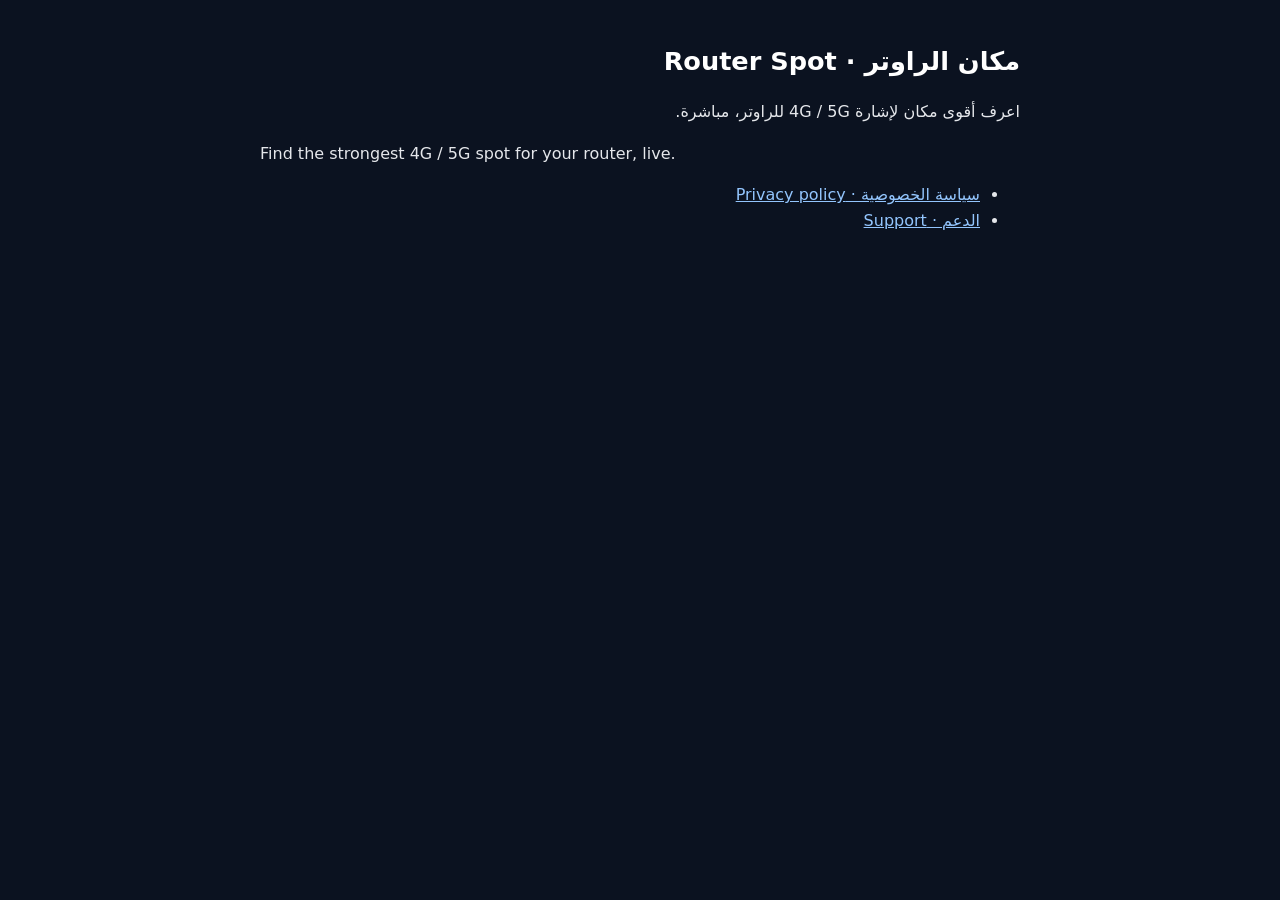
<file: index.html>
<!doctype html>
<html lang="ar" dir="rtl"><head><meta charset="utf-8"><meta name="viewport" content="width=device-width, initial-scale=1">
<title>مكان الراوتر · Router Spot</title><link rel="stylesheet" href="style.css"></head>
<body><main>
<h1>مكان الراوتر · Router Spot</h1>
<p>اعرف أقوى مكان لإشارة 4G / 5G للراوتر، مباشرة.</p>
<p dir="ltr" lang="en">Find the strongest 4G / 5G spot for your router, live.</p>
<ul><li><a href="privacy-policy.html">سياسة الخصوصية · Privacy policy</a></li><li><a href="support.html">الدعم · Support</a></li></ul>
</main></body></html>
</file>
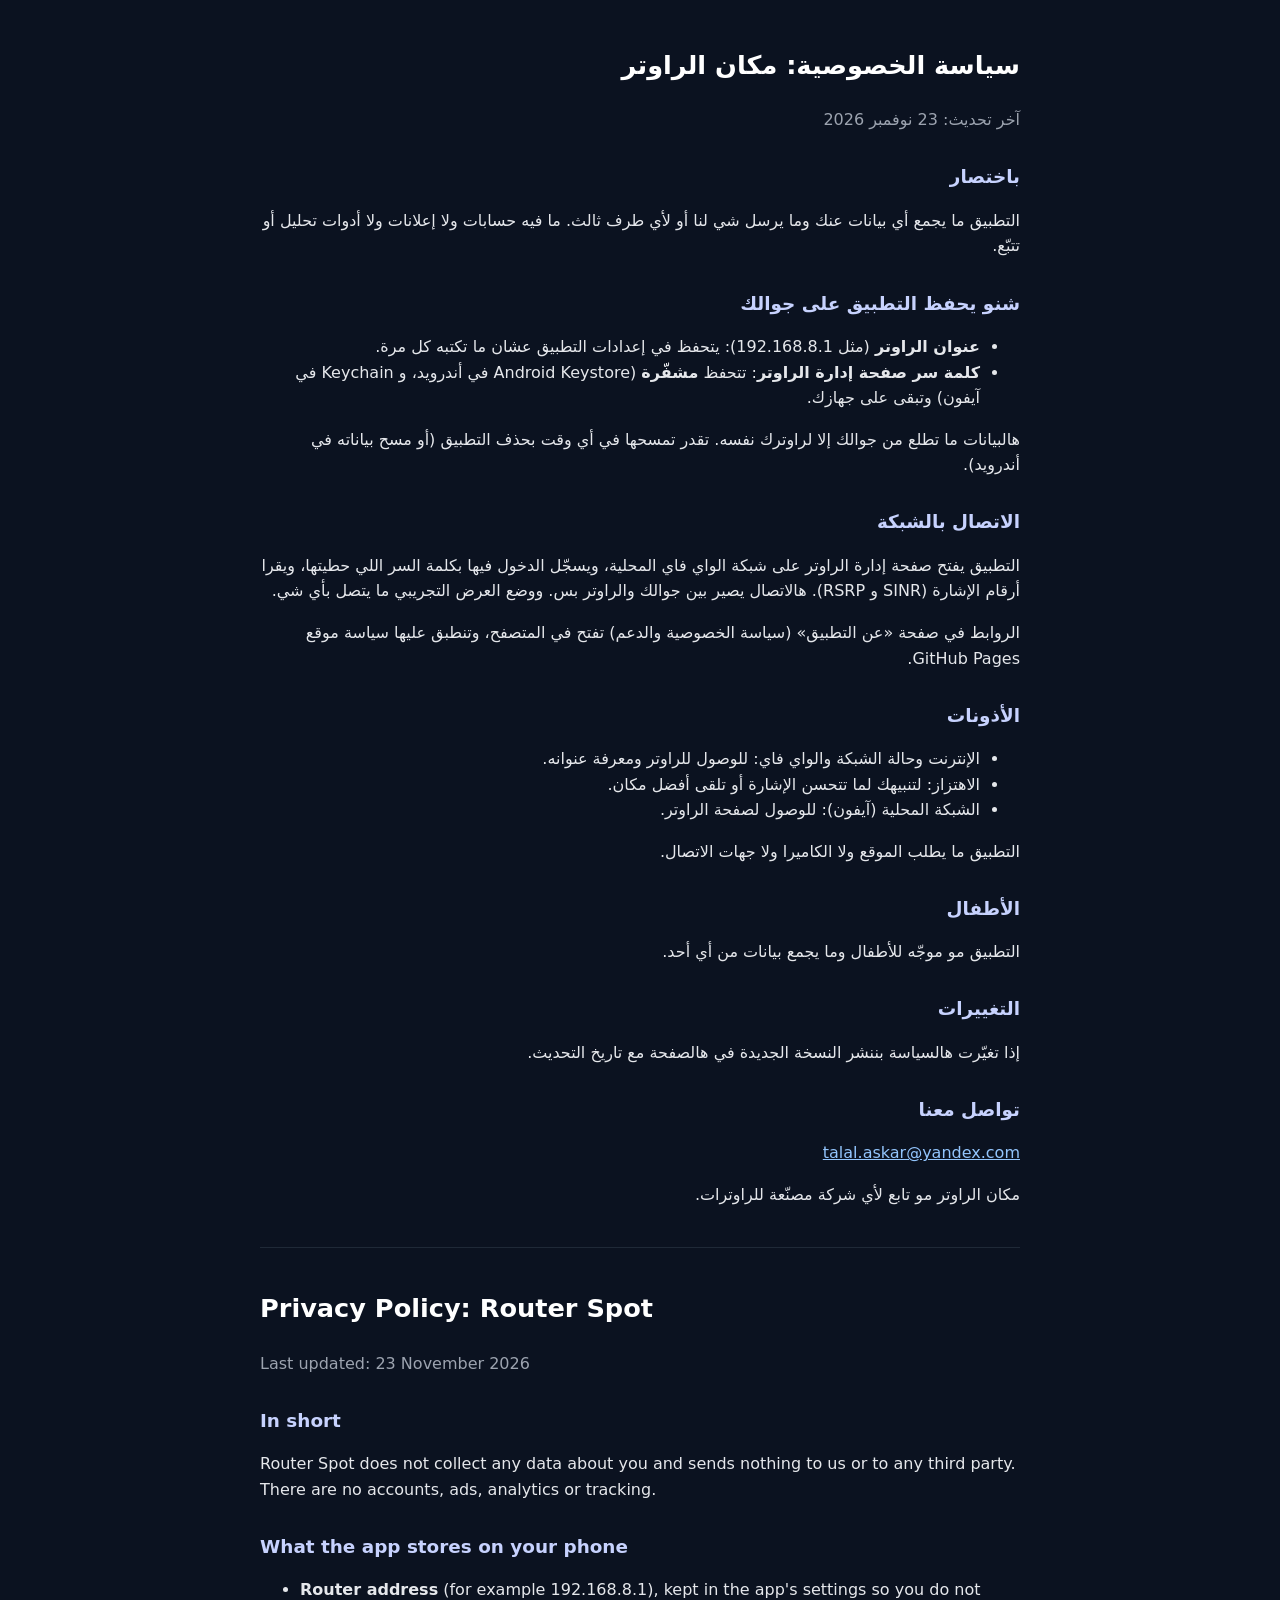
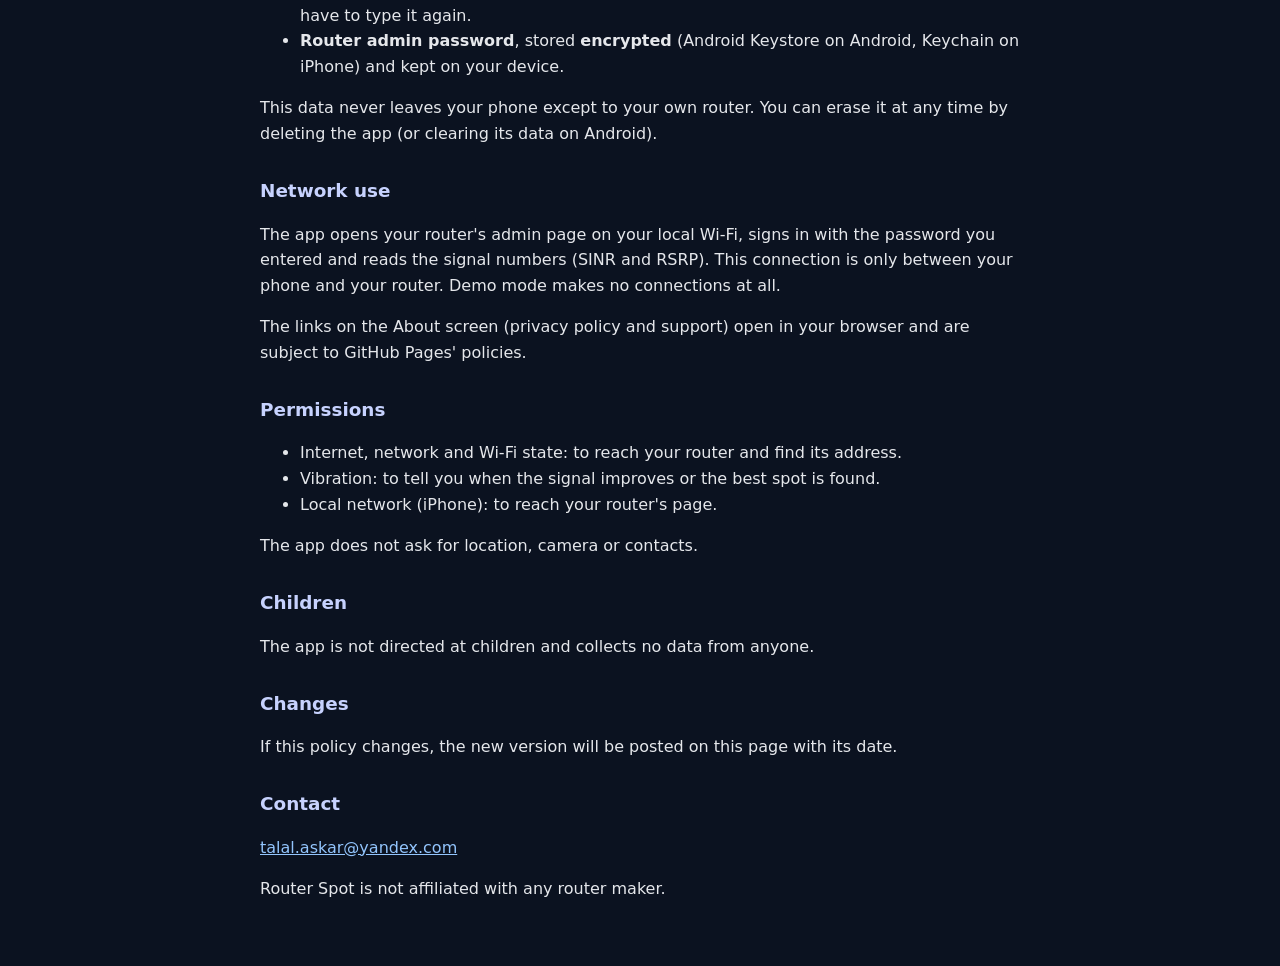
<file: privacy-policy.html>
<!doctype html>
<html lang="ar" dir="rtl">
<head>
<meta charset="utf-8">
<meta name="viewport" content="width=device-width, initial-scale=1">
<title>سياسة الخصوصية · Privacy Policy · Router Spot</title>
<link rel="stylesheet" href="style.css">
</head>
<body>
<main>
<section lang="ar" dir="rtl">
<h1>سياسة الخصوصية: مكان الراوتر</h1>
<p class="date">آخر تحديث: 23 نوفمبر 2026</p>

<h2>باختصار</h2>
<p>التطبيق ما يجمع أي بيانات عنك وما يرسل شي لنا أو لأي طرف ثالث. ما فيه حسابات ولا إعلانات ولا أدوات تحليل أو تتبّع.</p>

<h2>شنو يحفظ التطبيق على جوالك</h2>
<ul>
<li><strong>عنوان الراوتر</strong> (مثل 192.168.8.1): يتحفظ في إعدادات التطبيق عشان ما تكتبه كل مرة.</li>
<li><strong>كلمة سر صفحة إدارة الراوتر</strong>: تتحفظ <strong>مشفّرة</strong> (Android Keystore في أندرويد، و Keychain في آيفون) وتبقى على جهازك.</li>
</ul>
<p>هالبيانات ما تطلع من جوالك إلا لراوترك نفسه. تقدر تمسحها في أي وقت بحذف التطبيق (أو مسح بياناته في أندرويد).</p>

<h2>الاتصال بالشبكة</h2>
<p>التطبيق يفتح صفحة إدارة الراوتر على شبكة الواي فاي المحلية، ويسجّل الدخول فيها بكلمة السر اللي حطيتها، ويقرا أرقام الإشارة (SINR و RSRP). هالاتصال يصير بين جوالك والراوتر بس. ووضع العرض التجريبي ما يتصل بأي شي.</p>
<p>الروابط في صفحة «عن التطبيق» (سياسة الخصوصية والدعم) تفتح في المتصفح، وتنطبق عليها سياسة موقع GitHub Pages.</p>

<h2>الأذونات</h2>
<ul>
<li>الإنترنت وحالة الشبكة والواي فاي: للوصول للراوتر ومعرفة عنوانه.</li>
<li>الاهتزاز: لتنبيهك لما تتحسن الإشارة أو تلقى أفضل مكان.</li>
<li>الشبكة المحلية (آيفون): للوصول لصفحة الراوتر.</li>
</ul>
<p>التطبيق ما يطلب الموقع ولا الكاميرا ولا جهات الاتصال.</p>

<h2>الأطفال</h2>
<p>التطبيق مو موجّه للأطفال وما يجمع بيانات من أي أحد.</p>

<h2>التغييرات</h2>
<p>إذا تغيّرت هالسياسة بننشر النسخة الجديدة في هالصفحة مع تاريخ التحديث.</p>

<h2>تواصل معنا</h2>
<p><a href="mailto:talal.askar@yandex.com">talal.askar@yandex.com</a></p>
<p>مكان الراوتر مو تابع لأي شركة مصنّعة للراوترات.</p>
</section>

<hr>

<section lang="en" dir="ltr">
<h1>Privacy Policy: Router Spot</h1>
<p class="date">Last updated: 23 November 2026</p>

<h2>In short</h2>
<p>Router Spot does not collect any data about you and sends nothing to us or to any third party. There are no accounts, ads, analytics or tracking.</p>

<h2>What the app stores on your phone</h2>
<ul>
<li><strong>Router address</strong> (for example 192.168.8.1), kept in the app's settings so you do not have to type it again.</li>
<li><strong>Router admin password</strong>, stored <strong>encrypted</strong> (Android Keystore on Android, Keychain on iPhone) and kept on your device.</li>
</ul>
<p>This data never leaves your phone except to your own router. You can erase it at any time by deleting the app (or clearing its data on Android).</p>

<h2>Network use</h2>
<p>The app opens your router's admin page on your local Wi-Fi, signs in with the password you entered and reads the signal numbers (SINR and RSRP). This connection is only between your phone and your router. Demo mode makes no connections at all.</p>
<p>The links on the About screen (privacy policy and support) open in your browser and are subject to GitHub Pages' policies.</p>

<h2>Permissions</h2>
<ul>
<li>Internet, network and Wi-Fi state: to reach your router and find its address.</li>
<li>Vibration: to tell you when the signal improves or the best spot is found.</li>
<li>Local network (iPhone): to reach your router's page.</li>
</ul>
<p>The app does not ask for location, camera or contacts.</p>

<h2>Children</h2>
<p>The app is not directed at children and collects no data from anyone.</p>

<h2>Changes</h2>
<p>If this policy changes, the new version will be posted on this page with its date.</p>

<h2>Contact</h2>
<p><a href="mailto:talal.askar@yandex.com">talal.askar@yandex.com</a></p>
<p>Router Spot is not affiliated with any router maker.</p>
</section>
</main>
</body>
</html>
</file>
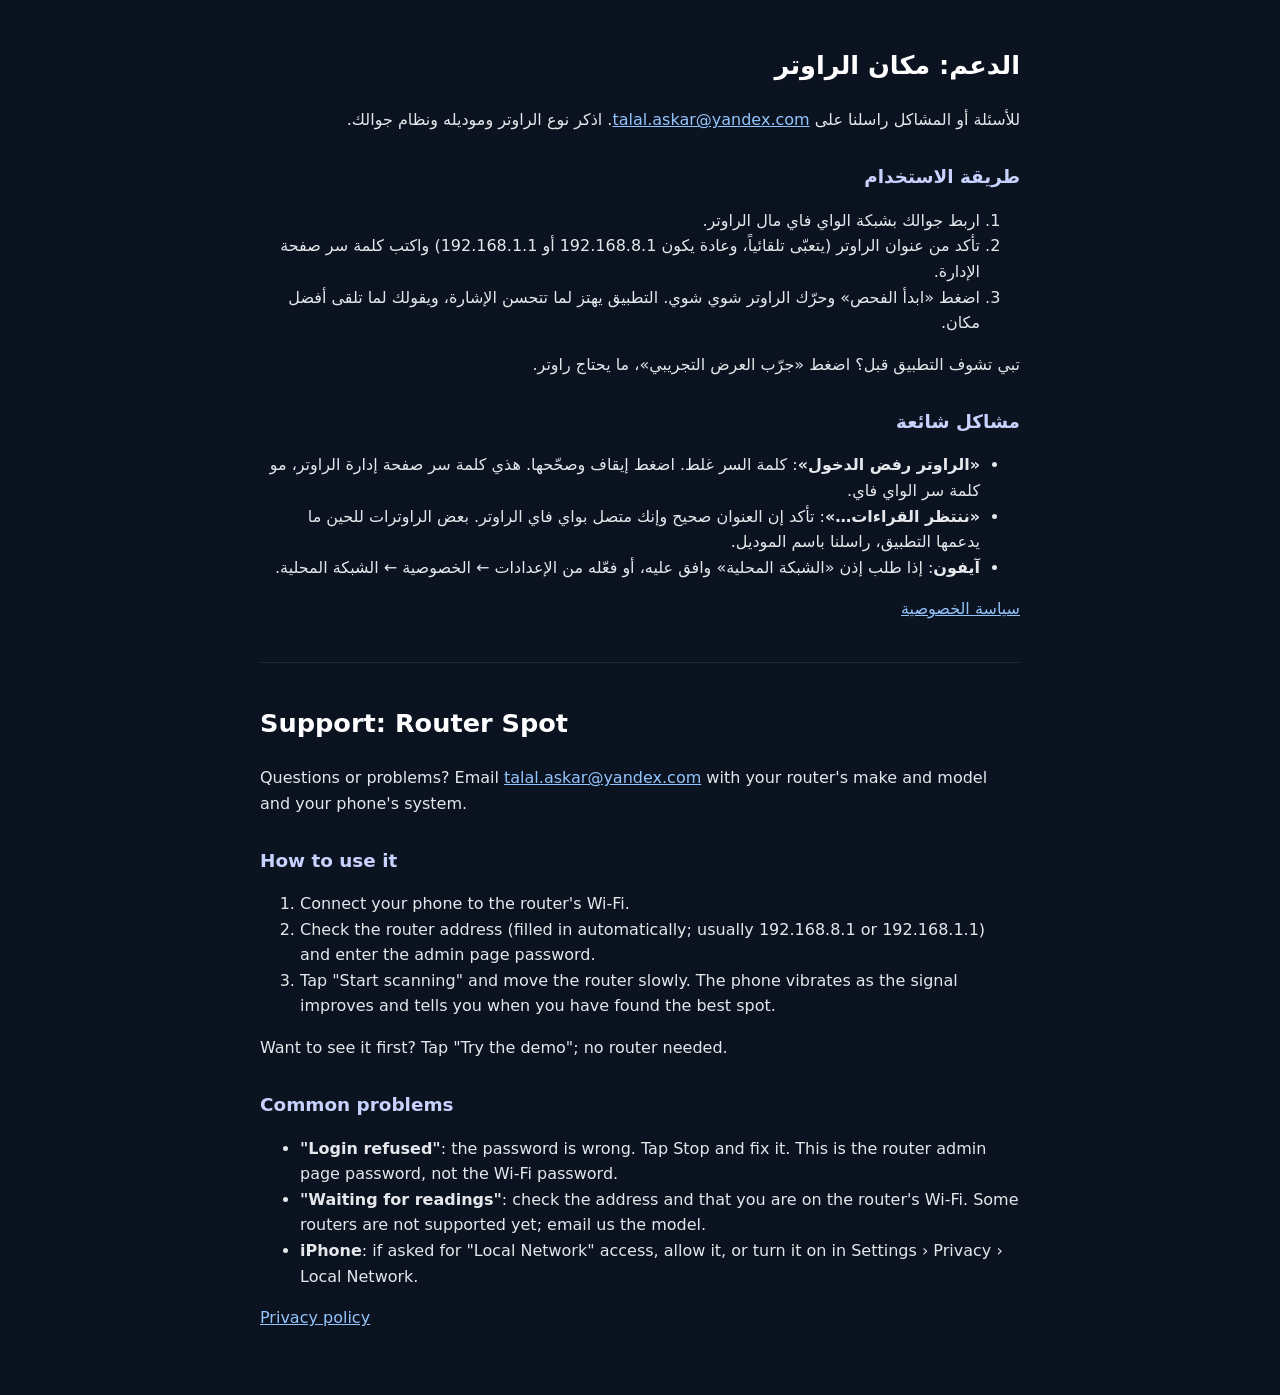
<file: support.html>
<!doctype html>
<html lang="ar" dir="rtl">
<head>
<meta charset="utf-8">
<meta name="viewport" content="width=device-width, initial-scale=1">
<title>الدعم · Support · Router Spot</title>
<link rel="stylesheet" href="style.css">
</head>
<body>
<main>
<section lang="ar" dir="rtl">
<h1>الدعم: مكان الراوتر</h1>
<p>للأسئلة أو المشاكل راسلنا على <a href="mailto:talal.askar@yandex.com">talal.askar@yandex.com</a>. اذكر نوع الراوتر وموديله ونظام جوالك.</p>

<h2>طريقة الاستخدام</h2>
<ol>
<li>اربط جوالك بشبكة الواي فاي مال الراوتر.</li>
<li>تأكد من عنوان الراوتر (يتعبّى تلقائياً، وعادة يكون 192.168.8.1 أو 192.168.1.1) واكتب كلمة سر صفحة الإدارة.</li>
<li>اضغط «ابدأ الفحص» وحرّك الراوتر شوي شوي. التطبيق يهتز لما تتحسن الإشارة، ويقولك لما تلقى أفضل مكان.</li>
</ol>
<p>تبي تشوف التطبيق قبل؟ اضغط «جرّب العرض التجريبي»، ما يحتاج راوتر.</p>

<h2>مشاكل شائعة</h2>
<ul>
<li><strong>«الراوتر رفض الدخول»</strong>: كلمة السر غلط. اضغط إيقاف وصحّحها. هذي كلمة سر صفحة إدارة الراوتر، مو كلمة سر الواي فاي.</li>
<li><strong>«ننتظر القراءات…»</strong>: تأكد إن العنوان صحيح وإنك متصل بواي فاي الراوتر. بعض الراوترات للحين ما يدعمها التطبيق، راسلنا باسم الموديل.</li>
<li><strong>آيفون</strong>: إذا طلب إذن «الشبكة المحلية» وافق عليه، أو فعّله من الإعدادات ← الخصوصية ← الشبكة المحلية.</li>
</ul>
<p><a href="privacy-policy.html">سياسة الخصوصية</a></p>
</section>

<hr>

<section lang="en" dir="ltr">
<h1>Support: Router Spot</h1>
<p>Questions or problems? Email <a href="mailto:talal.askar@yandex.com">talal.askar@yandex.com</a> with your router's make and model and your phone's system.</p>

<h2>How to use it</h2>
<ol>
<li>Connect your phone to the router's Wi-Fi.</li>
<li>Check the router address (filled in automatically; usually 192.168.8.1 or 192.168.1.1) and enter the admin page password.</li>
<li>Tap "Start scanning" and move the router slowly. The phone vibrates as the signal improves and tells you when you have found the best spot.</li>
</ol>
<p>Want to see it first? Tap "Try the demo"; no router needed.</p>

<h2>Common problems</h2>
<ul>
<li><strong>"Login refused"</strong>: the password is wrong. Tap Stop and fix it. This is the router admin page password, not the Wi-Fi password.</li>
<li><strong>"Waiting for readings"</strong>: check the address and that you are on the router's Wi-Fi. Some routers are not supported yet; email us the model.</li>
<li><strong>iPhone</strong>: if asked for "Local Network" access, allow it, or turn it on in Settings › Privacy › Local Network.</li>
</ul>
<p><a href="privacy-policy.html">Privacy policy</a></p>
</section>
</main>
</body>
</html>
</file>
<file: style.css>
body{margin:0;background:#0B1220;color:#E5E7EB;font:16px/1.6 system-ui,-apple-system,"Segoe UI",Tahoma,sans-serif}
main{max-width:760px;margin:auto;padding:24px 20px 48px}
h1{font-size:1.6em;color:#fff}h2{font-size:1.15em;color:#C7D2FE;margin-top:1.6em}
a{color:#93C5FD}.date{color:#9CA3AF}hr{border:0;border-top:1px solid #1F2937;margin:40px 0}
</file>
